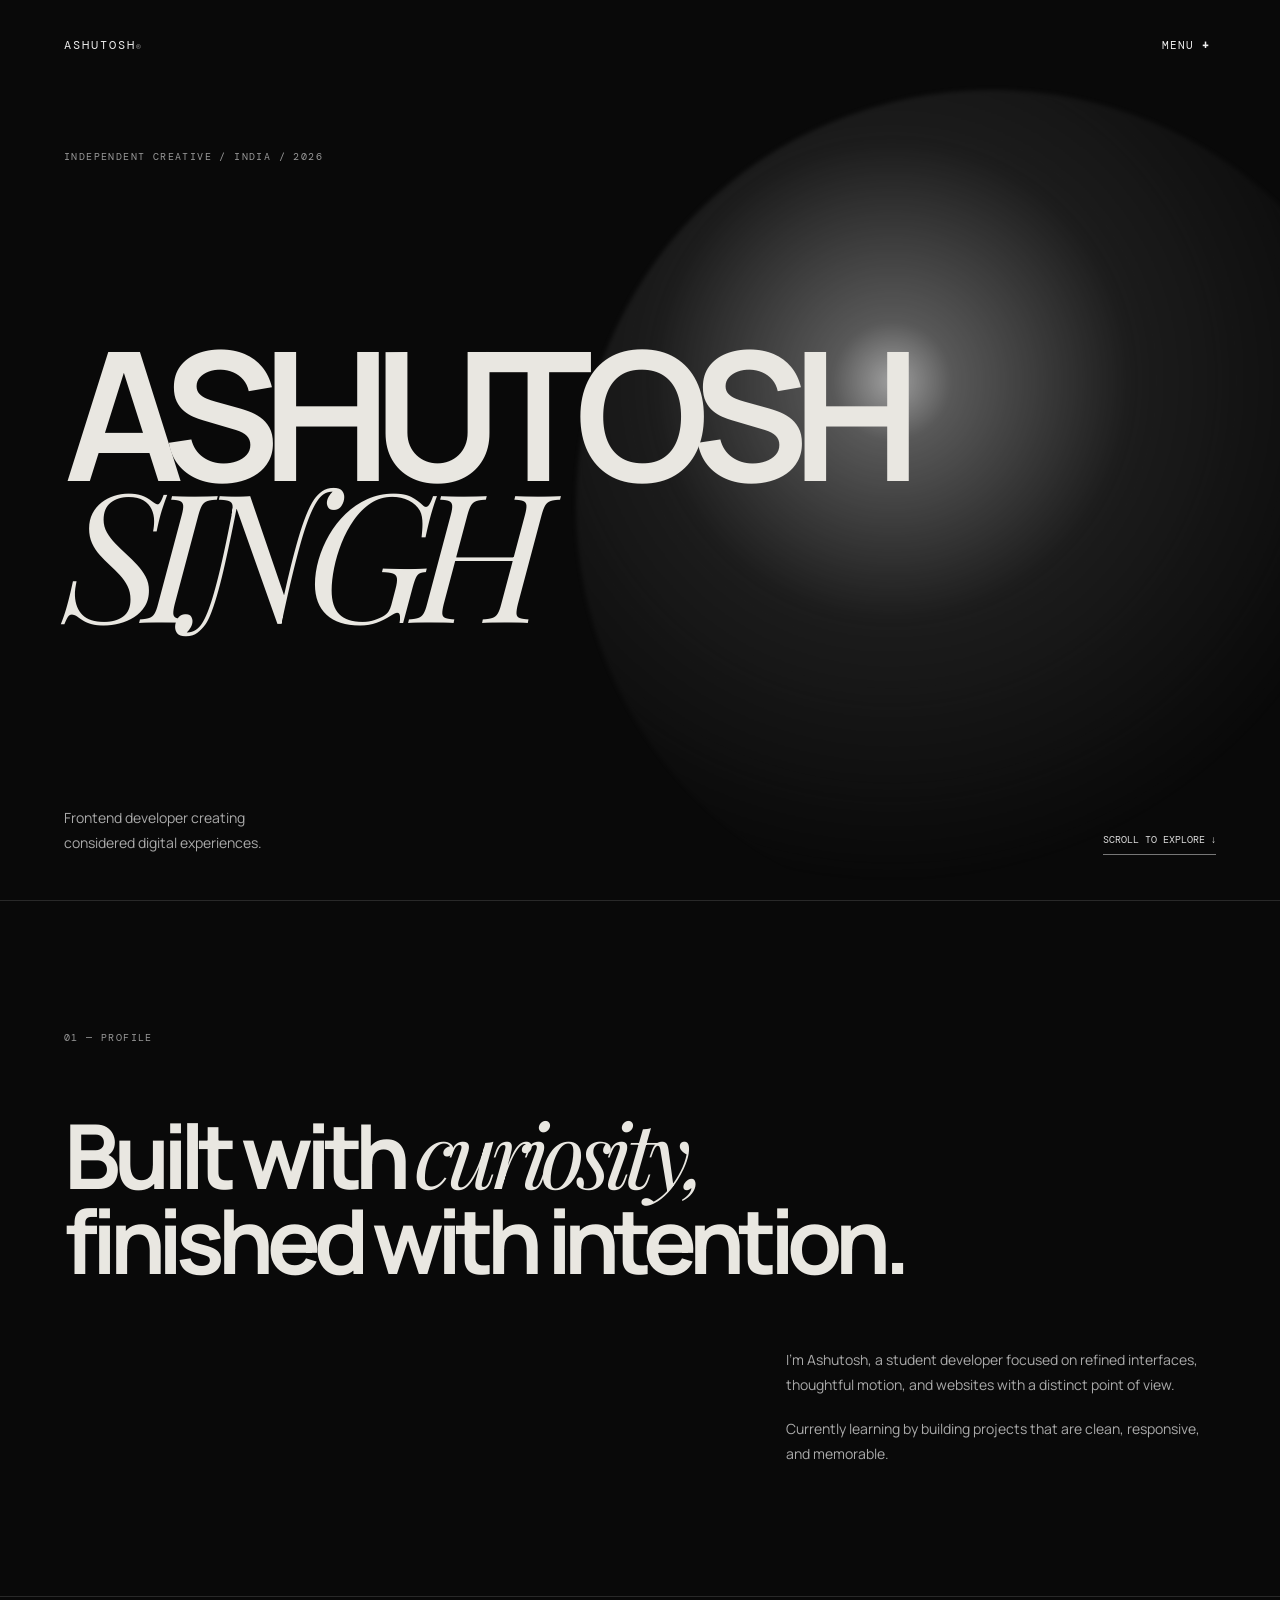
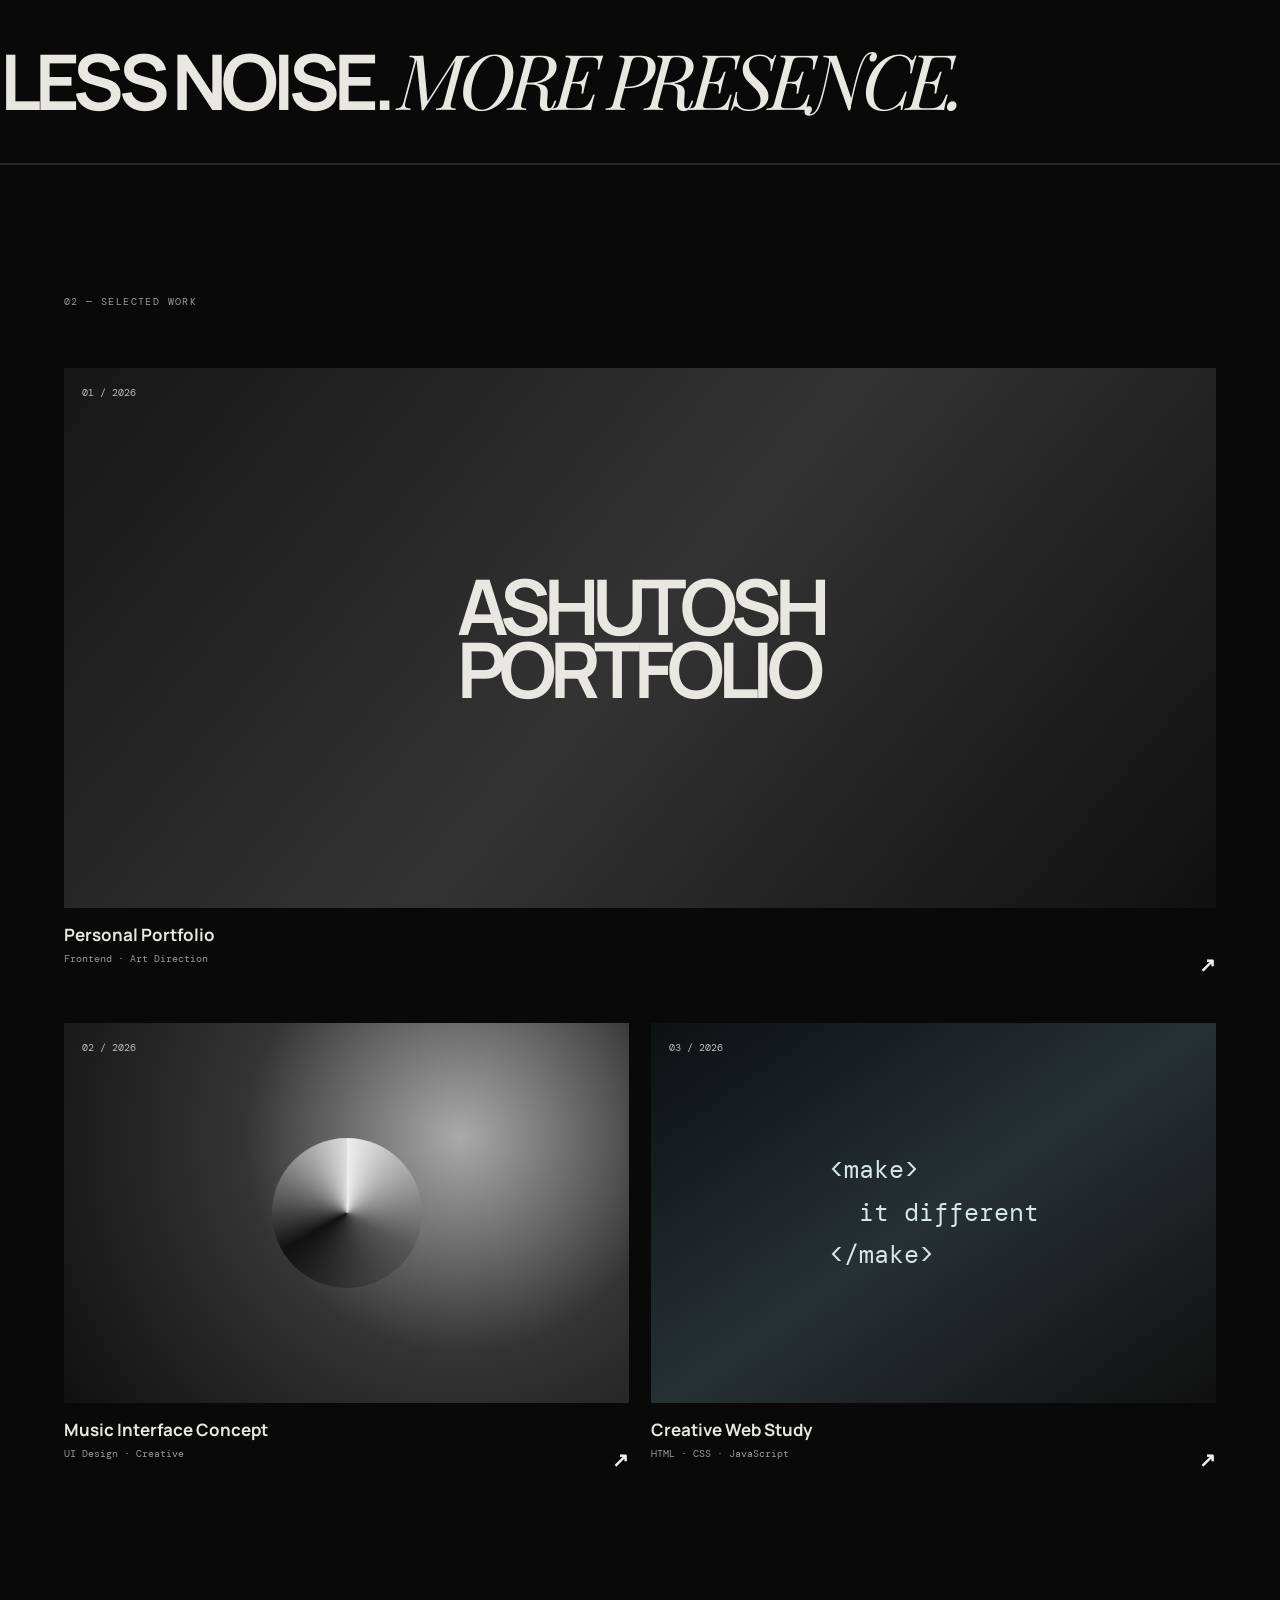
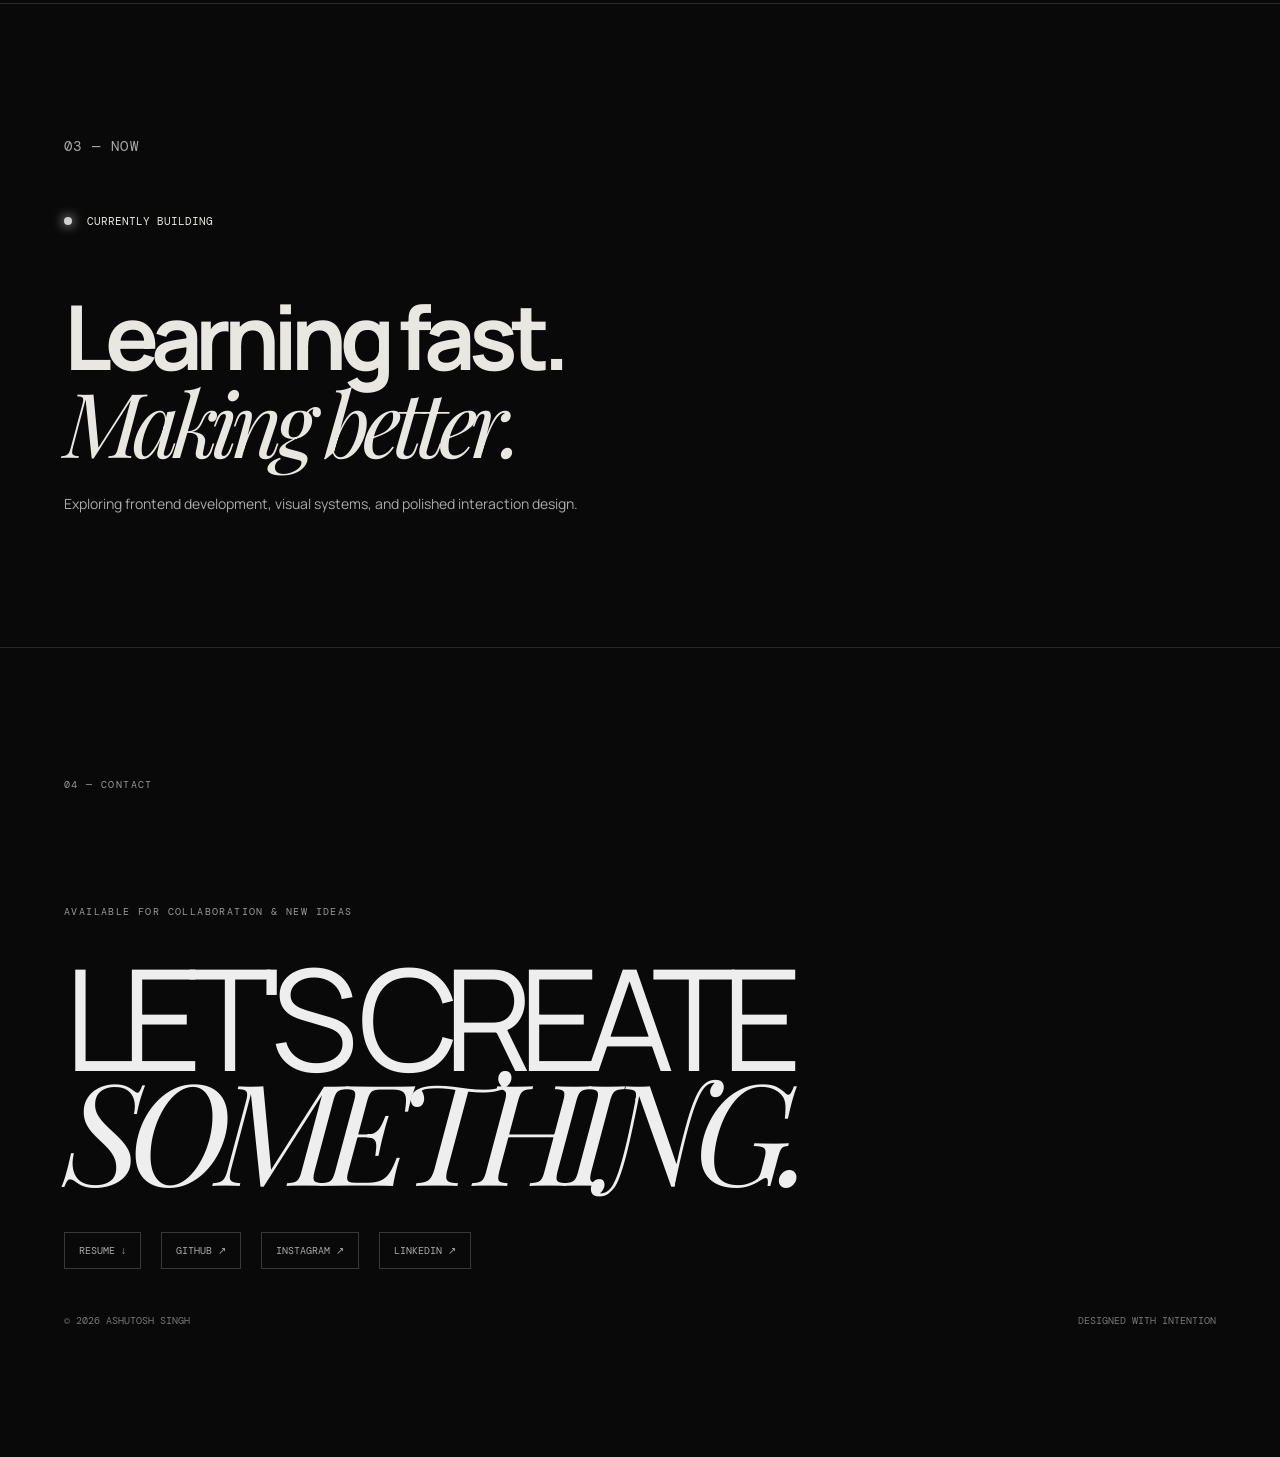
<file: index.html>
<!doctype html><html><head><meta charset="utf-8"><meta name="viewport" content="width=device-width,initial-scale=1"><title>Ashutosh Singh — Portfolio</title><link rel="preconnect" href="https://fonts.googleapis.com"><link href="https://fonts.googleapis.com/css2?family=DM+Mono&family=Manrope:wght@400;500;600;700;800&family=Playfair+Display:ital@0;1&display=swap" rel="stylesheet"><link rel="stylesheet" href="style.css"></head><body><div class="grain"></div><div class="progress"></div><nav><a class="brand" href="#">ASHUTOSH<span>®</span></a><button id="menu">MENU <b>+</b></button></nav><div class="menuPanel" id="panel"><a href="#about">About</a><a href="#work">Work</a><a href="#contact">Contact</a></div><main><section class="hero"><p class="tag">INDEPENDENT CREATIVE / INDIA / 2026</p><h1>ASHUTOSH<br><em>SINGH</em></h1><div class="heroBottom"><p>Frontend developer creating<br>considered digital experiences.</p><a href="#work">SCROLL TO EXPLORE ↓</a></div><div class="light"></div></section><section id="about" class="section about"><p class="tag">01 — PROFILE</p><h2>Built with <em>curiosity,</em><br>finished with intention.</h2><div class="copy"><p>I’m Ashutosh, a student developer focused on refined interfaces, thoughtful motion, and websites with a distinct point of view.</p><p>Currently learning by building projects that are clean, responsive, and memorable.</p></div></section><section class="statement"><p>LESS NOISE. <em>MORE PRESENCE.</em></p></section><section id="work" class="section"><p class="tag">02 — SELECTED WORK</p><div class="work"><article><div class="art art1"><span>01 / 2026</span><strong>ASHUTOSH<br>PORTFOLIO</strong></div><div><h3>Personal Portfolio</h3><p>Frontend · Art Direction <b>↗</b></p></div></article><article><div class="art art2"><span>02 / 2026</span><i></i></div><div><h3>Music Interface Concept</h3><p>UI Design · Creative <b>↗</b></p></div></article><article><div class="art art3"><span>03 / 2026</span><code>&lt;make&gt;<br>&nbsp;&nbsp;it different<br>&lt;/make&gt;</code></div><div><h3>Creative Web Study</h3><p>HTML · CSS · JavaScript <b>↗</b></p></div></article></div></section><section class="section status"><p class="tag">03 — NOW</p><div><span class="dot"></span> CURRENTLY BUILDING</div><h2>Learning fast.<br><em>Making better.</em></h2><p>Exploring frontend development, visual systems, and polished interaction design.</p></section><section id="contact" class="section contact"><p class="tag">04 — CONTACT</p><p class="small">AVAILABLE FOR COLLABORATION & NEW IDEAS</p><a class="mail" href="mailto:ashutoshrajpuut@gmail.com">LET'S CREATE<br><em>SOMETHING.</em></a><div class="social"><a href="Resume.pdf" download>RESUME ↓</a><a href="https://github.com/ashutoshrajpuut-cloud" target="_blank">GITHUB ↗</a><a href="https://www.instagram.com/ashutoshrajpuut/" target="_blank">INSTAGRAM ↗</a><a href="https://www.linkedin.com/in/ashutosh-singh-04a978389" target="_blank">LINKEDIN ↗</a></div><footer>© 2026 ASHUTOSH SINGH <span>DESIGNED WITH INTENTION</span></footer></section></main><script src="script.js"></script></body></html>
</file>
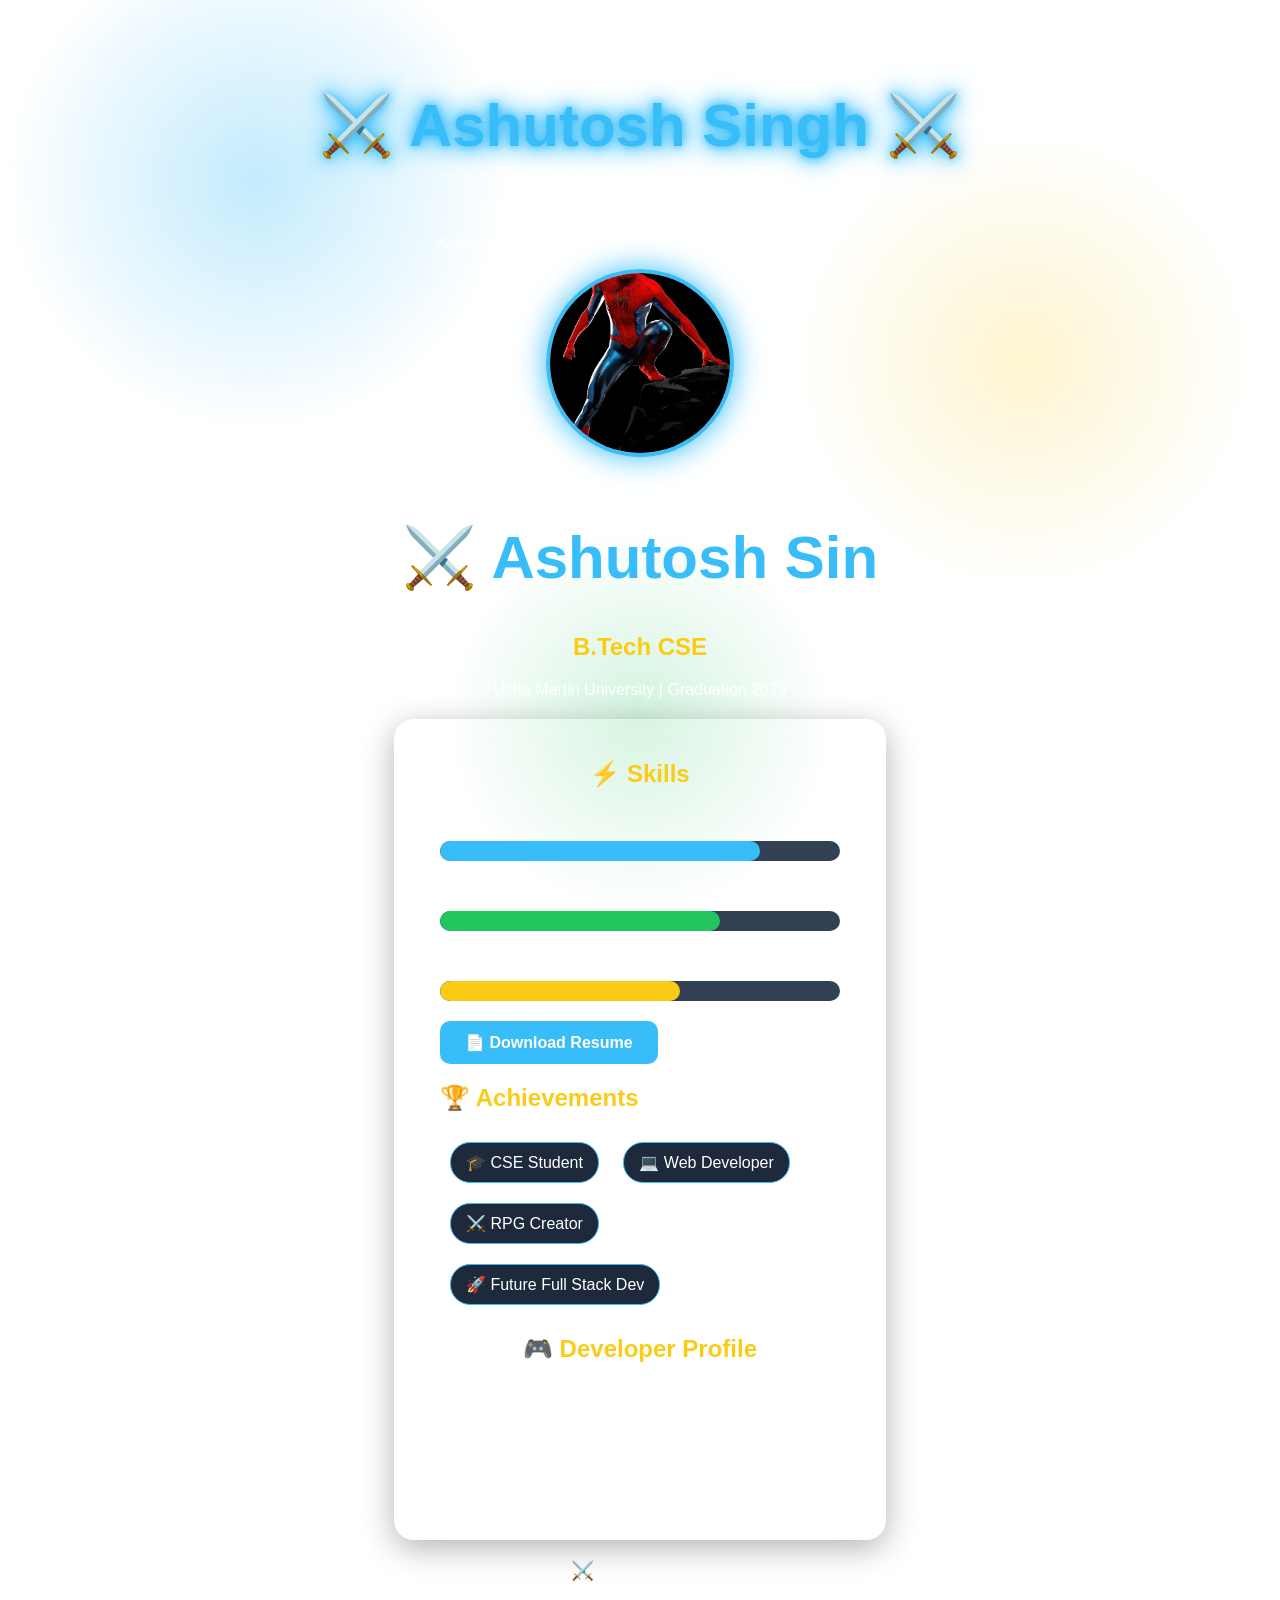
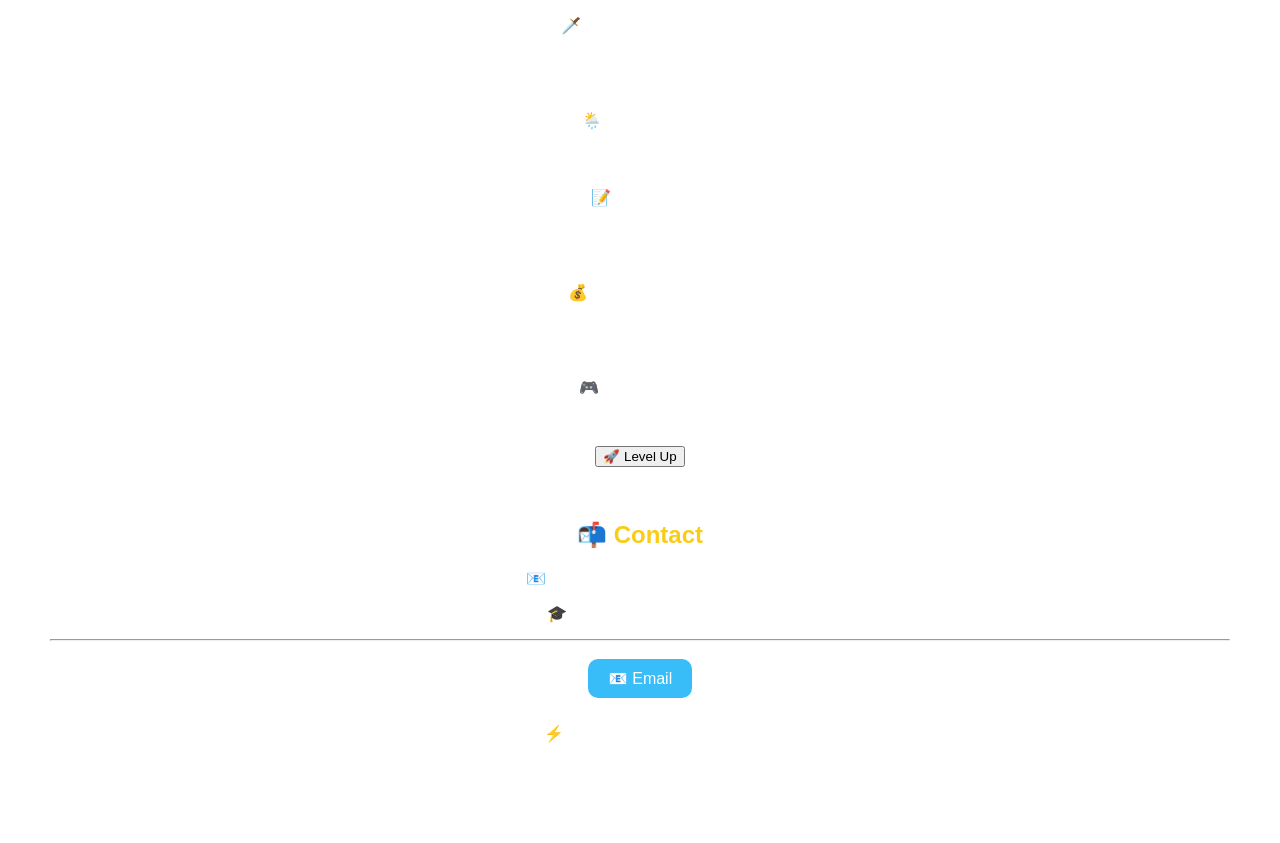
<file: Ashutosh-RPG-Portfolio/index.html>
<!DOCTYPE html>
<html>
<head>
    <div class="bg-animation"></div>
    <h1 class="title">⚔️ Ashutosh Singh ⚔️</h1>>
<p>Aspiring Software Developer | Future Full Stack Engineer</p>
    <link rel="stylesheet" href="style.css">
</head>
<body>
<img src="Tom_Holland_Spidey_Suit.webp" class="avatar">
    <h1 id="typing"></h1>
    <h2>B.Tech CSE</h2>
    <p>Usha Martin University | Graduation 2029</p>

<div class="hero-card">
    <h2>⚡ Skills</h2>

<div class="skill">
    <p>HTML</p>
    <div class="bar"><div class="fill html"></div></div>
</div>

<div class="skill">
    <p>CSS</p>
    <div class="bar"><div class="fill css"></div></div>
</div>

<div class="skill">
    <p>JavaScript</p>
    <div class="bar"><div class="fill js"></div></div>
    <a href="Resume.pdf" class="btn" download>
    📄 Download Resume
</a>
    <h2>🏆 Achievements</h2>

<div class="badges">
    <span>🎓 CSE Student</span>
    <span>💻 Web Developer</span>
    <span>⚔️ RPG Creator</span>
    <span>🚀 Future Full Stack Dev</span>
</div>
</div>
    <h2>🎮 Developer Profile</h2>
    <p>Name: Ashutosh Singh</p>
    <p>Class: B.Tech CSE Student</p>
    <p>Level: 5</p>
    <p>XP: 450 / 1000</p>
</div>

    <h3>⚔️ RPG Quests</h3>

<ul>
    <li>
        🗡️ Calculator Website
        <br>
        Simple calculator built using HTML, CSS and JavaScript.
    </li>

    <li>
        🌦️ Weather App
        <br>
        Displays weather information using an API.
    </li>

    <li>
        📝 To-Do App
        <br>
        Task management application with add and delete features.
    </li>

    <li>
        💰 Expense Tracker
        <br>
        Tracks income and expenses with summaries.
    </li>

    <li>
        🎮 Portfolio RPG
        <br>
        Game-themed developer portfolio website.
    </li>
</ul>

    <script src="script.js"></script>
<button onclick="levelUp()">🚀 Level Up</button>

<p id="level">Level: 5</p>
<h2>📬 Contact</h2>
<p>📧 ashutoshrajpuut@gmail.com</p>
<p>🎓 Usha Martin University</p>
<hr>
<div class="socials">
    <a href="mailto:ashutoshrajpuut@gmail.com">📧 Email</a>
</div>

<p>⚡ Built by Ashutosh Singh</p>
<p>© 2026 All Rights Reserved</p>
</body>
</html>
</file>
<file: style.css>
*{box-sizing:border-box;margin:0}html{scroll-behavior:smooth}body{background:#090909;color:#e9e7e1;font-family:Manrope,sans-serif;overflow-x:hidden}.grain{position:fixed;inset:0;pointer-events:none;opacity:.055;background-image:url("https://grainy-gradients.vercel.app/noise.svg");z-index:8}.progress{position:fixed;top:0;height:2px;background:#ddd;width:0;z-index:20}nav{height:90px;display:flex;justify-content:space-between;align-items:center;padding:0 5vw;position:absolute;width:100%;z-index:10}.brand{color:#eee;text-decoration:none;font:12px 'DM Mono';letter-spacing:2px}.brand span{font-size:8px;color:#999}button{background:none;border:0;color:#eee;font:11px 'DM Mono';letter-spacing:1px}.menuPanel{position:fixed;inset:0;background:#101010;z-index:9;display:none;padding:120px 5vw}.menuPanel.open{display:flex;flex-direction:column;gap:20px}.menuPanel a{font-size:clamp(45px,9vw,120px);color:#eee;text-decoration:none;letter-spacing:-.08em}.hero{height:100vh;min-height:650px;padding:150px 5vw 45px;display:flex;flex-direction:column;justify-content:space-between;position:relative;overflow:hidden}.tag,.small{font:10px 'DM Mono';letter-spacing:1.4px;color:#999}.hero h1{font-size:clamp(70px,14vw,220px);line-height:.76;letter-spacing:-.1em;z-index:1}.hero em,h2 em,.mail em{font-family:'Playfair Display';font-weight:400}.heroBottom{display:flex;justify-content:space-between;align-items:end;z-index:1}.heroBottom p,.copy,.status>p{font-size:14px;line-height:1.8;color:#aaa}.heroBottom a{font:10px 'DM Mono';color:#ddd;text-decoration:none;border-bottom:1px solid #777;padding-bottom:8px}.light{position:absolute;width:65vw;height:65vw;right:-10vw;top:10vh;border-radius:50%;background:radial-gradient(circle at 38% 35%,#d9d9d9 0,#777 8%,#242424 32%,transparent 67%);filter:blur(2px);opacity:.72;animation:drift 10s ease-in-out infinite}@keyframes drift{50%{transform:translate(-35px,35px) scale(1.08)}}.section{padding:130px 5vw;border-top:1px solid #292929}.about h2,.status h2{font-size:clamp(42px,7vw,105px);line-height:.95;letter-spacing:-.08em;margin:65px 0}.copy{max-width:430px;margin-left:auto}.copy p+p{margin-top:18px}.statement{padding:30px 0;border-top:1px solid #292929;border-bottom:1px solid #292929;overflow:hidden;white-space:nowrap}.statement p{font-size:clamp(35px,6vw,100px);font-weight:700;letter-spacing:-.08em;animation:slide 16s linear infinite}.statement em{font-family:'Playfair Display';font-weight:400}@keyframes slide{to{transform:translateX(-35%)}}.work{margin-top:60px;display:grid;grid-template-columns:1fr 1fr;gap:45px 22px}.work article:first-child{grid-column:span 2}.art{height:380px;padding:18px;position:relative;display:flex;align-items:center;justify-content:center}.work article:first-child .art{height:540px}.art span{position:absolute;top:18px;left:18px;font:10px 'DM Mono';color:#bbb}.art1{background:linear-gradient(130deg,#171717,#333,#101010)}.art1 strong{font-size:clamp(32px,6vw,90px);line-height:.82;letter-spacing:-.09em}.art2{background:radial-gradient(circle at 70% 30%,#aaa,#343434 45%,#101010)}.art2 i{width:150px;height:150px;border-radius:50%;background:conic-gradient(#eee,#555,#111,#ddd);animation:spin 10s linear infinite}@keyframes spin{to{transform:rotate(360deg)}}.art3{background:linear-gradient(145deg,#0c1112,#273033,#101010)}code{font:clamp(14px,2vw,25px) 'DM Mono';color:#d5e8e4;line-height:1.7}.work h3{font-size:17px;margin-top:15px}.work p{font:10px 'DM Mono';color:#999;margin-top:6px}.work b{float:right;color:#eee;font-size:20px}.status>div{font:11px 'DM Mono';margin-top:55px}.dot{display:inline-block;width:8px;height:8px;border-radius:50%;background:#cfcfcf;margin-right:8px;box-shadow:0 0 12px #fff}.status h2{margin-bottom:25px}.contact{min-height:90vh;display:flex;flex-direction:column;justify-content:space-between}.small{margin-top:70px}.mail{color:#eee;text-decoration:none;font-size:clamp(55px,11vw,180px);line-height:.78;letter-spacing:-.1em}.mail:hover{color:#aaa}.social{display:flex;gap:20px;flex-wrap:wrap}.social a{font:10px 'DM Mono';color:#aaa;text-decoration:none;border:1px solid #383838;padding:11px 14px}.social a:hover{color:#fff;border-color:#aaa}footer{font:10px 'DM Mono';color:#777;display:flex;justify-content:space-between}@media(max-width:700px){nav{padding:0 6vw}.hero,.section{padding-left:6vw;padding-right:6vw}.hero{padding-top:135px}.light{width:100vw;height:100vw;right:-45vw;top:18vh}.heroBottom{gap:20px}.work{grid-template-columns:1fr}.work article:first-child{grid-column:auto}.art,.work article:first-child .art{height:310px}.copy{margin-left:0}.section{padding-top:90px;padding-bottom:90px}.contact{min-height:75vh}footer{display:block;line-height:2.5}footer span{display:block}}
</file>
<file: Ashutosh-RPG-Portfolio/style.css>
body{
    background: linear-gradient(135deg,#0f172a,#1e293b);
    color:white;
    font-family:Arial,sans-serif;
    text-align:center;
    margin:0;
    padding:50px;
}

h1{
    font-size:60px;
    color:#38bdf8;
}

h2{
    color:#facc15;
}

ul{
    list-style:none;
    padding:0;
}

li{
    background:rgba(255,255,255,0.1);
    backdrop-filter:blur(10px);
    margin:10px auto;
    width:320px;
    padding:15px;
    border-radius:15px;
    transition:0.3s;
}

li:hover{
    transform:translateY(-8px) scale(1.03);
}

.hero-card{
    width:450px;
    margin:20px auto;
    padding:20px;

    background:rgba(255,255,255,0.1);
    backdrop-filter:blur(10px);

    border:1px solid rgba(255,255,255,0.2);
    border-radius:20px;

    box-shadow:0 8px 32px rgba(0,0,0,0.3);
}
.skill{
    width:400px;
    margin:15px auto;
    text-align:left;
}

.bar{
    width:100%;
    height:20px;
    background:#334155;
    border-radius:20px;
    overflow:hidden;
}

.fill{
    height:100%;
    border-radius:20px;
}

.html{
    width:80%;
    background:#38bdf8;
}

.css{
    width:70%;
    background:#22c55e;
}

.js{
    width:60%;
    background:#facc15;
}
.btn{
    display:inline-block;
    margin-top:20px;
    padding:12px 25px;
    background:#38bdf8;
    color:white;
    text-decoration:none;
    border-radius:10px;
    font-weight:bold;
}
body{
    background:url("https://images.unsplash.com/photo-1511512578047-dfb367046420?q=80&w=1920") center/cover;
    color:white;
    text-align:center;
    font-family:Arial,sans-serif;
}
.avatar{
    width:180px;
    height:180px;
    border-radius:50%;
    object-fit:cover;
    border:4px solid #38bdf8;
    box-shadow:0 0 30px #38bdf8;
    margin-bottom:20px;
}
li{
    transition:0.3s;
}

li:hover{
    transform:scale(1.05);
}
li{
    transition:0.3s;
}

li:hover{
    transform:translateY(-8px);
}
.hero-card{
    animation: float 3s ease-in-out infinite;
}

@keyframes float{
    0%{transform:translateY(0);}
    50%{transform:translateY(-10px);}
    100%{transform:translateY(0);}
}
.bg-animation{
    position:fixed;
    top:0;
    left:0;
    width:100%;
    height:100%;
    background:
    radial-gradient(circle at 20% 20%, rgba(56,189,248,.3), transparent 20%),
    radial-gradient(circle at 80% 40%, rgba(250,204,21,.2), transparent 20%),
    radial-gradient(circle at 50% 80%, rgba(34,197,94,.2), transparent 20%);
    z-index:-1;
    animation: moveBg 10s infinite alternate;
}

@keyframes moveBg{
    from{transform:scale(1);}
    to{transform:scale(1.1);}
}
.badges span{
    display:inline-block;
    margin:10px;
    padding:10px 15px;
    background:#1e293b;
    border-radius:20px;
    border:1px solid #38bdf8;
}
.title{
    text-shadow:
    0 0 10px #38bdf8,
    0 0 20px #38bdf8,
    0 0 30px #38bdf8;
}
.socials a{
    display:inline-block;
    margin:10px;
    padding:10px 20px;
    background:#38bdf8;
    color:white;
    text-decoration:none;
    border-radius:10px;
}
</file>
